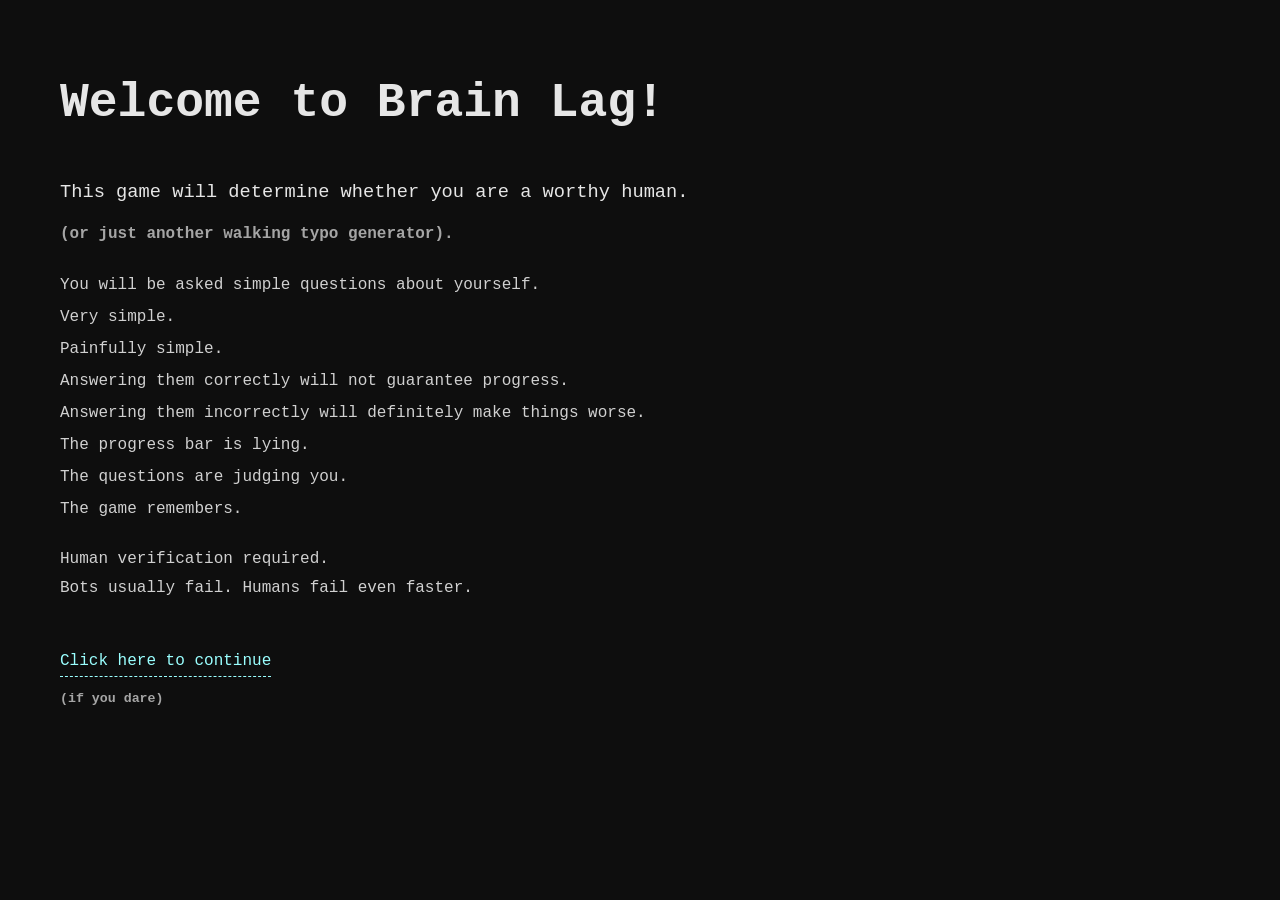
<file: Brain-Lag/index.html>
<!DOCTYPE html>
<html lang="en">
<head>
    <meta charset="UTF-8">
    <meta name="viewport" content="width=device-width, initial-scale=1.0">
    <title>Troll Game</title>
    <link rel="stylesheet" href="style.css">
</head>
<body>
    <h1>Welcome to Brain Lag!</h1>
    <h3> This game will determine whether you are a worthy human.
    </h3>
    <h4>(or just another walking typo generator).</h4>
    <p style="line-height: 2;"> 
        You will be asked simple questions about yourself.<br>
        Very simple.<br>
        Painfully simple.<br>

        Answering them correctly will not guarantee progress.<br>
        Answering them incorrectly will definitely make things worse.<br>

        The progress bar is lying.<br>
        The questions are judging you.<br>
        The game remembers.
    </p>
    <p>Human verification required.<br>
        Bots usually fail. Humans fail even faster.
    </p>
    <a href="verify.html"> Click here to continue</a>
    <h5>(if you dare)</h5>
        
</body>
</html>
</file>
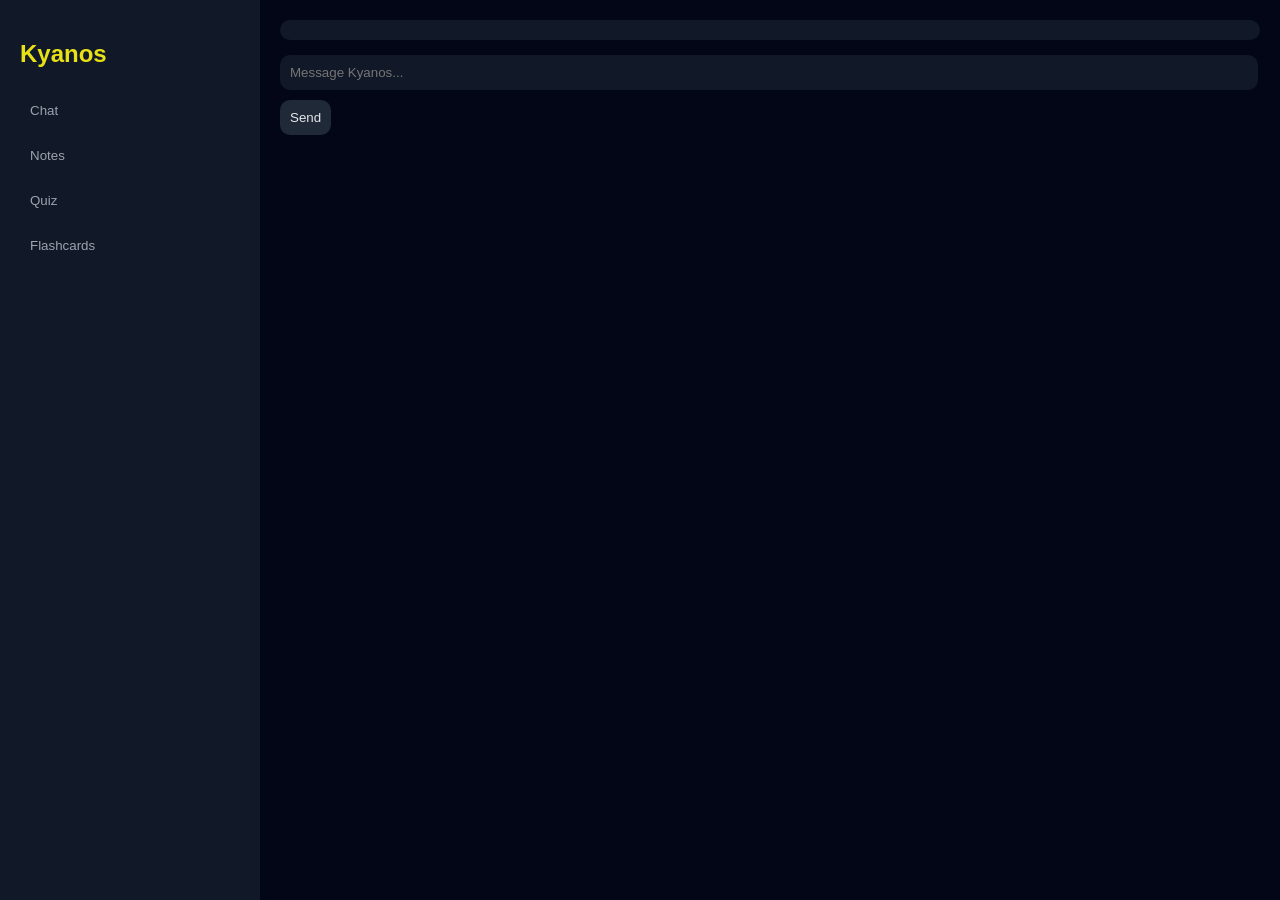
<file: Kyanos/index.html>
<!DOCTYPE html>
<html lang="en">
<head>
<meta charset="UTF-8">
<meta name="viewport" content="width=device-width, initial-scale=1.0">
<title>Kyanos 2.0</title>
<link rel="stylesheet" href="style.css">
</head>
<body>
<div id="app">
    <div id="sidebar">
        <h2>Kyanos</h2>
        <button onclick="switchTab('chat')">Chat</button>
        <button onclick="switchTab('notes')">Notes</button>
        <button onclick="switchTab('quiz')">Quiz</button>
        <button onclick="switchTab('flashcards')">Flashcards</button>
    </div>
    <div id="main">
        <div id="chat" class="tab">
            <div id="chat-window"></div>
            <input type="text" id="chat-input" placeholder="Message Kyanos..." />
            <button onclick="sendChat()">Send</button>
        </div>
        <div id="notes" class="tab hidden">
            <input type="text" id="notes-topic" placeholder="Enter topic"/>
            <button onclick="generateNotes()">Generate Notes</button>
            <div id="notes-output"></div>
        </div>
        <div id="quiz" class="tab hidden">
            <input type="text" id="quiz-topic" placeholder="Enter topic"/>
            <button onclick="generateQuiz()">Generate Quiz</button>
            <div id="quiz-output"></div>
        </div>
        <div id="flashcards" class="tab hidden">
            <input type="text" id="flash-topic" placeholder="Enter topic"/>
            <button onclick="generateFlash()">Generate Flashcards</button>
            <div id="flash-output"></div>
        </div>
    </div>
</div>
<script src="script.js"></script>
</body>
</html>
</file>
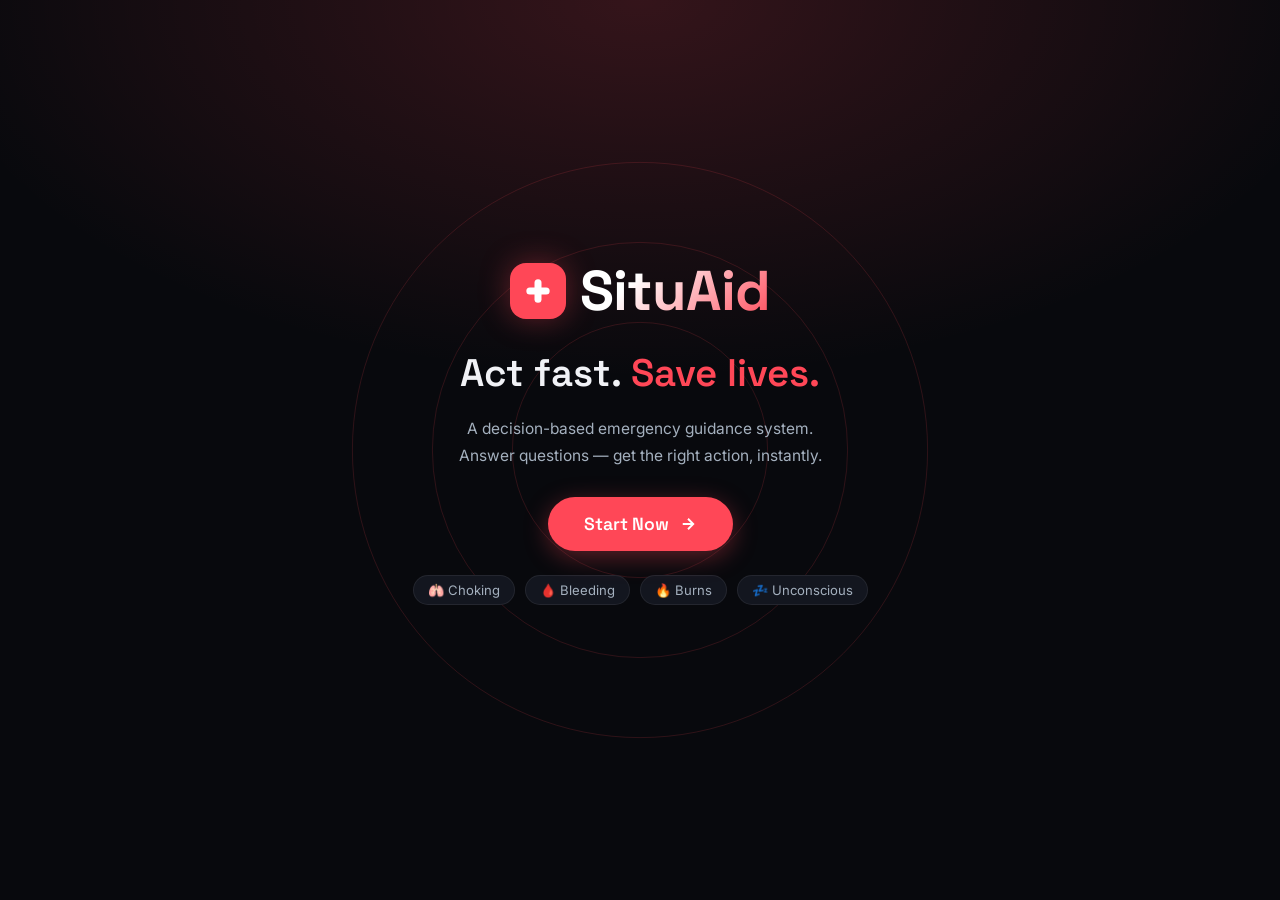
<file: SituAid/index.html>
<!DOCTYPE html>
<html lang="en">
<head>
  <meta charset="UTF-8" />
  <meta name="viewport" content="width=device-width, initial-scale=1.0" />
  <title>SituAid — Act Fast. Save Lives.</title>
  <meta name="description" content="SituAid is an AI-powered, decision-based emergency guidance system. Answer questions, get instant step-by-step first-aid instructions for choking, bleeding, burns, and more." />
  <link rel="preconnect" href="https://fonts.googleapis.com" />
  <link rel="preconnect" href="https://fonts.gstatic.com" crossorigin />
  <link href="https://fonts.googleapis.com/css2?family=Inter:wght@300;400;500;600;700;800;900&family=Space+Grotesk:wght@400;500;600;700&display=swap" rel="stylesheet" />
  <link rel="stylesheet" href="style.css" />
</head>
<body>

  <!-- ═══════════════════════════════════════
       SCREEN 1 — LANDING
  ═══════════════════════════════════════ -->
  <section id="screen-landing" class="screen active">
    <div class="landing-bg">
      <div class="pulse-ring ring-1"></div>
      <div class="pulse-ring ring-2"></div>
      <div class="pulse-ring ring-3"></div>
    </div>
    <div class="landing-content">
      <div class="logo-wrap">
        <div class="logo-icon">
          <svg viewBox="0 0 48 48" fill="none" xmlns="http://www.w3.org/2000/svg">
            <rect x="4" y="18" width="40" height="12" rx="6" fill="white"/>
            <rect x="18" y="4" width="12" height="40" rx="6" fill="white"/>
          </svg>
        </div>
        <h1 class="logo-text">SituAid</h1>
      </div>
      <p class="tagline">Act fast. <span class="tagline-accent">Save lives.</span></p>
      <p class="landing-sub">A decision-based emergency guidance system.<br/>Answer questions — get the right action, instantly.</p>
      <button id="btn-start" class="btn-primary btn-landing" onclick="goToScenarioSelection()">
        <span>Start Now</span>
        <svg class="btn-arrow" viewBox="0 0 24 24" fill="none" stroke="currentColor" stroke-width="2.5">
          <path d="M5 12h14M12 5l7 7-7 7"/>
        </svg>
      </button>
      <div class="landing-badges">
        <span class="badge">🫁 Choking</span>
        <span class="badge">🩸 Bleeding</span>
        <span class="badge">🔥 Burns</span>
        <span class="badge">💤 Unconscious</span>
      </div>
    </div>
    <div class="landing-wave"></div>
  </section>

  <!-- ═══════════════════════════════════════
       SCREEN 2 — SCENARIO SELECTION
  ═══════════════════════════════════════ -->
  <section id="screen-selection" class="screen">
    <div class="screen-header">
      <button class="btn-back" onclick="goTo('screen-landing')" aria-label="Back to home">
        <svg viewBox="0 0 24 24" fill="none" stroke="currentColor" stroke-width="2.5"><path d="M19 12H5M12 19l-7-7 7-7"/></svg>
      </button>
      <div class="screen-title-wrap">
        <span class="screen-eyebrow">Emergency Scenarios</span>
        <h2 class="screen-title">What's happening?</h2>
      </div>
    </div>

    <div class="scenario-grid">
      <button class="scenario-card" id="card-choking" onclick="loadScenario('choking')">
        <div class="scenario-icon-wrap" style="--card-color: #FF6B6B; --card-glow: rgba(255,107,107,0.3)">
          <span class="scenario-emoji">🫁</span>
        </div>
        <div class="scenario-info">
          <h3>Choking</h3>
          <p>Airway obstruction emergency</p>
        </div>
        <span class="scenario-urgency high">HIGH</span>
        <svg class="card-arrow" viewBox="0 0 24 24" fill="none" stroke="currentColor" stroke-width="2"><path d="M9 18l6-6-6-6"/></svg>
      </button>

      <button class="scenario-card" id="card-bleeding" onclick="loadScenario('bleeding')">
        <div class="scenario-icon-wrap" style="--card-color: #FF4757; --card-glow: rgba(255,71,87,0.3)">
          <span class="scenario-emoji">🩸</span>
        </div>
        <div class="scenario-info">
          <h3>Severe Bleeding</h3>
          <p>Wound & hemorrhage control</p>
        </div>
        <span class="scenario-urgency critical">CRITICAL</span>
        <svg class="card-arrow" viewBox="0 0 24 24" fill="none" stroke="currentColor" stroke-width="2"><path d="M9 18l6-6-6-6"/></svg>
      </button>

      <button class="scenario-card" id="card-burn" onclick="loadScenario('burn')">
        <div class="scenario-icon-wrap" style="--card-color: #FF9F43; --card-glow: rgba(255,159,67,0.3)">
          <span class="scenario-emoji">🔥</span>
        </div>
        <div class="scenario-info">
          <h3>Burns</h3>
          <p>Thermal & chemical burn care</p>
        </div>
        <span class="scenario-urgency medium">MODERATE</span>
        <svg class="card-arrow" viewBox="0 0 24 24" fill="none" stroke="currentColor" stroke-width="2"><path d="M9 18l6-6-6-6"/></svg>
      </button>

      <button class="scenario-card" id="card-unconscious" onclick="loadScenario('unconscious')">
        <div class="scenario-icon-wrap" style="--card-color: #A29BFE; --card-glow: rgba(162,155,254,0.3)">
          <span class="scenario-emoji">💤</span>
        </div>
        <div class="scenario-info">
          <h3>Unconscious Person</h3>
          <p>Unresponsive & breathing check</p>
        </div>
        <span class="scenario-urgency critical">CRITICAL</span>
        <svg class="card-arrow" viewBox="0 0 24 24" fill="none" stroke="currentColor" stroke-width="2"><path d="M9 18l6-6-6-6"/></svg>
      </button>
    </div>
  </section>

  <!-- ═══════════════════════════════════════
       SCREEN 3 — SCENARIO START
  ═══════════════════════════════════════ -->
  <section id="screen-start" class="screen">
    <div class="screen-header">
      <button class="btn-back" onclick="goTo('screen-selection')" aria-label="Back to scenarios">
        <svg viewBox="0 0 24 24" fill="none" stroke="currentColor" stroke-width="2.5"><path d="M19 12H5M12 19l-7-7 7-7"/></svg>
      </button>
    </div>

    <div class="start-content">
      <div id="start-icon" class="start-icon-wrap"></div>
      <div id="start-urgency-badge" class="start-urgency-badge"></div>
      <h2 id="start-title" class="start-title"></h2>
      <p id="start-description" class="start-description"></p>

      <div class="start-tips">
        <div class="tip-item">
          <svg viewBox="0 0 24 24" fill="none" stroke="currentColor" stroke-width="2"><circle cx="12" cy="12" r="10"/><path d="M12 8v4l3 3"/></svg>
          <span>Stay calm — panic slows you down</span>
        </div>
        <div class="tip-item">
          <svg viewBox="0 0 24 24" fill="none" stroke="currentColor" stroke-width="2"><path d="M22 16.92v3a2 2 0 01-2.18 2 19.79 19.79 0 01-8.63-3.07A19.5 19.5 0 013.07 8.83 19.79 19.79 0 01.01 8.23a2 2 0 012-2.18 2 2 0 011.72 1 15.26 15.26 0 00.83 2 2 2 0 01-.45 2.11L3.09 12a16 16 0 006 6l1.06-1.06a2 2 0 012.11-.45 15.26 15.26 0 002 .83 2 2 0 011 1.72z"/></svg>
          <span>Call emergency services if critical</span>
        </div>
        <div class="tip-item">
          <svg viewBox="0 0 24 24" fill="none" stroke="currentColor" stroke-width="2"><path d="M12 22s8-4 8-10V5l-8-3-8 3v7c0 6 8 10 8 10z"/></svg>
          <span>Follow each step carefully</span>
        </div>
      </div>

      <button id="btn-simulate" class="btn-primary btn-simulate" onclick="startSimulation()">
        <span>Start Simulation</span>
        <svg class="btn-arrow" viewBox="0 0 24 24" fill="none" stroke="currentColor" stroke-width="2.5"><path d="M5 12h14M12 5l7 7-7 7"/></svg>
      </button>
    </div>
  </section>

  <!-- ═══════════════════════════════════════
       SCREEN 4 — SIMULATION ENGINE
  ═══════════════════════════════════════ -->
  <section id="screen-simulation" class="screen">
    <div class="sim-header">
      <div class="sim-header-top">
        <button class="btn-back" id="sim-back-btn" onclick="goTo('screen-start')" aria-label="Exit simulation">
          <svg viewBox="0 0 24 24" fill="none" stroke="currentColor" stroke-width="2.5"><path d="M19 12H5M12 19l-7-7 7-7"/></svg>
        </button>
        <div class="sim-scenario-label" id="sim-scenario-label"></div>
      </div>
      <div class="sim-progress-wrap">
        <div class="sim-progress-bar">
          <div class="sim-progress-fill" id="sim-progress-fill"></div>
        </div>
        <span class="sim-progress-text" id="sim-progress-text">Step 1</span>
      </div>
    </div>

    <!-- Timer (optional urgency) -->
    <div class="sim-timer-wrap" id="sim-timer-wrap">
      <div class="timer-ring">
        <svg viewBox="0 0 60 60" class="timer-svg">
          <circle class="timer-track" cx="30" cy="30" r="26"/>
          <circle class="timer-fill" id="timer-circle" cx="30" cy="30" r="26"/>
        </svg>
        <span class="timer-count" id="timer-count">15</span>
      </div>
      <span class="timer-label">seconds</span>
    </div>

    <div class="sim-body" id="sim-body">
      <!-- Node content injected here -->
    </div>
  </section>

  <!-- ═══════════════════════════════════════
       SCREEN 5 — COMPLETION SUMMARY
  ═══════════════════════════════════════ -->
  <section id="screen-summary" class="screen">
    <div class="summary-content">
      <div class="summary-icon-wrap" id="summary-icon"></div>
      <div class="summary-outcome-badge" id="summary-outcome-badge"></div>
      <h2 class="summary-title" id="summary-title"></h2>
      <p class="summary-subtitle" id="summary-subtitle"></p>

      <div class="summary-takeaway" id="summary-takeaway">
        <h3>Key Takeaway</h3>
        <p id="summary-takeaway-text"></p>
      </div>

      <div class="summary-path" id="summary-path">
        <h3>Your Decision Path</h3>
        <div class="path-steps" id="path-steps"></div>
      </div>

      <div class="summary-actions">
        <button class="btn-secondary" onclick="retryScenario()" id="btn-retry">
          <svg viewBox="0 0 24 24" fill="none" stroke="currentColor" stroke-width="2"><path d="M23 4v6h-6M1 20v-6h6"/><path d="M3.51 9a9 9 0 0114.85-3.36L23 10M1 14l4.64 4.36A9 9 0 0020.49 15"/></svg>
          Retry Scenario
        </button>
        <button class="btn-primary" onclick="goTo('screen-selection')" id="btn-try-another">
          Try Another
          <svg class="btn-arrow" viewBox="0 0 24 24" fill="none" stroke="currentColor" stroke-width="2.5"><path d="M5 12h14M12 5l7 7-7 7"/></svg>
        </button>
      </div>
    </div>
  </section>

  <script src="script.js"></script>
</body>
</html>
</file>
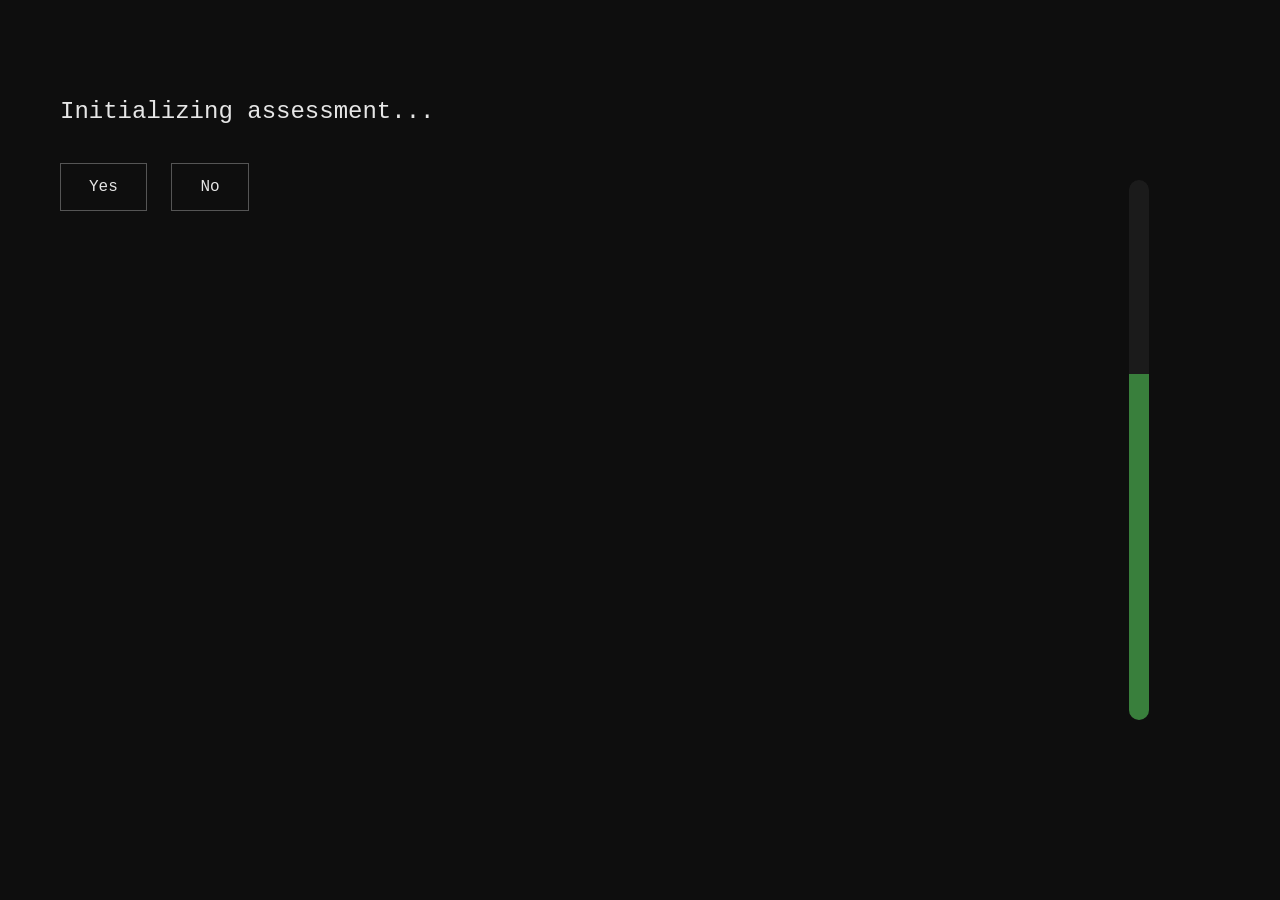
<file: Brain-Lag/ques.html>
<!DOCTYPE html>
<html lang="en">
<head>
    <meta charset="UTF-8">
    <title>Brain Lag – Questions</title>
    <link rel="stylesheet" href="style.css">
    <meta name="viewport" content="width=device-width, initial-scale=1.0">
</head>
<body>

    <h2 id="question">Loading question...</h2>
    <div id="choices">
        <button id="yesBtn" onclick="answer('yes')">Yes</button>
        <button id="noBtn" onclick="answer('no')">No</button>
    </div>


    <p id="response"></p>
    <p id="progress"></p>
    <script src="game.js"></script>
</body>

</html>
</file>
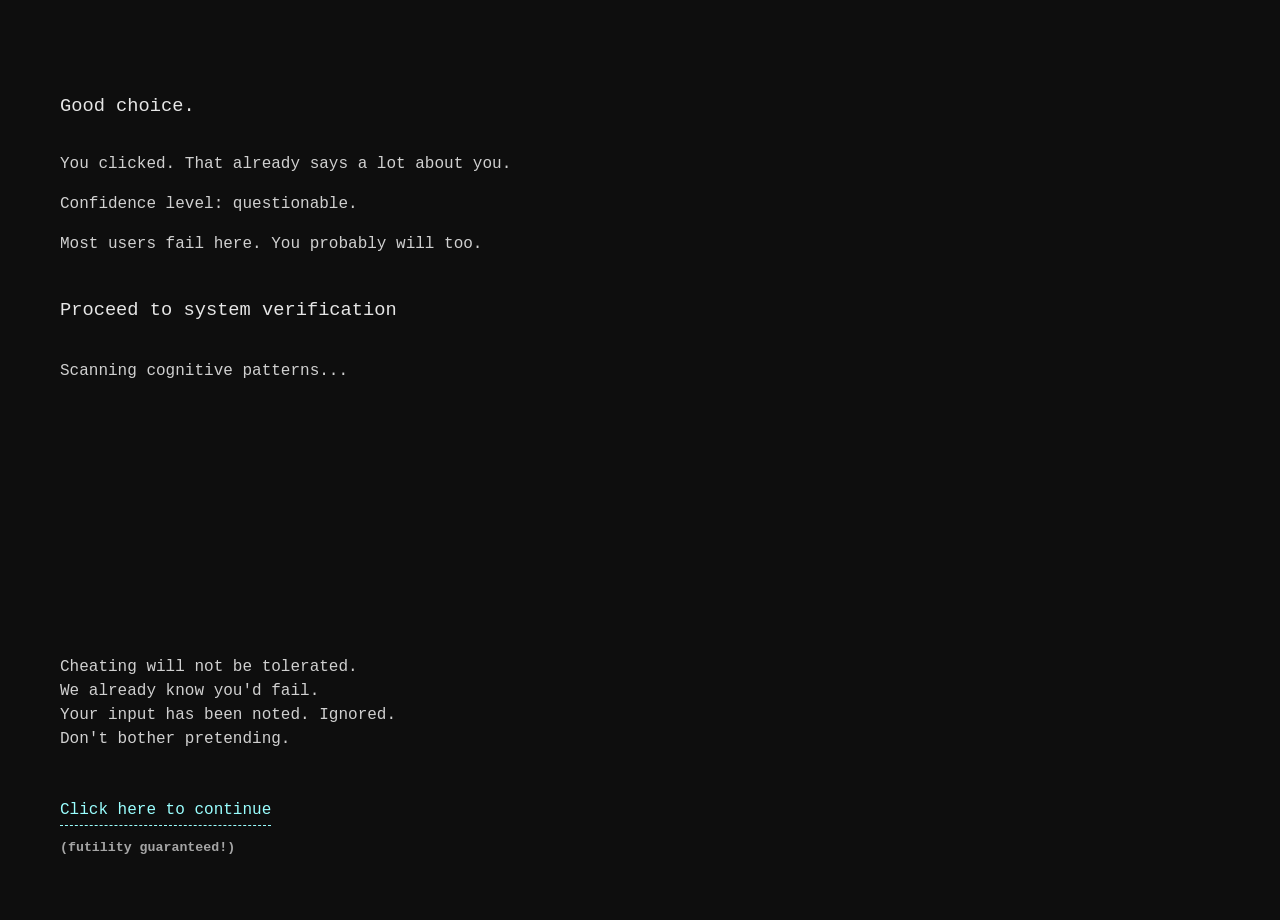
<file: Brain-Lag/verify.html>
<!DOCTYPE html>
<html lang="en">
<head>
    <meta charset="UTF-8">
    <meta name="viewport" content="width=device-width, initial-scale=1.0">
    <title>Verification Process</title>
    <link rel="stylesheet" href="style.css">
</head>
<body>
    <h3>Good choice.</h3>
    <p style="line-height: 2.5;">
        You clicked. That already says a lot about you.<br>
        Confidence level: questionable. <br>
        Most users fail here. You probably will too.
    </p>
    <h3>Proceed to system verification</h3>
    <p id="scan" style="line-height: 3;">
        <span>Scanning cognitive patterns...</span><br>
        <span>Detecting overconfidence...</span><br>
        <span>Verifying honesty levels...</span><br>
        <span>Searching for common sense...</span><br>
        <span>Anti-cheat protocol enabled [nice try]</span><br>
        <span>Verification Complete</span><br>
    </p>

    <p style="line-height: 1.5;">

        Cheating will not be tolerated.<br>
        We already know you'd fail. <br>
        Your input has been noted. Ignored.<br>
        Don't bother pretending.<br>
    </p>
    <a href="ques.html"> Click here to continue  </a>
    <h5>(futility guaranteed!)</h5>


    <script>
    const scanLines = document.querySelectorAll("#scan span");
    scanLines.forEach(line => line.style.display = "none");

    let index = 0;

    function showNextLine() {
        if (index < scanLines.length) {
            scanLines[index].style.display = "inline";
            index++;
            setTimeout(showNextLine, 900 + Math.random() * 600);
        }
    }

    setTimeout(showNextLine, 700);
</script>

    
</body>
</html>
</file>
<file: Brain-Lag/style.css>
/* Brain Lag */

* {
    margin: 0;
    padding: 0;
    box-sizing: border-box;
    font-family: "Courier New", monospace;
}

body {
    background: #0e0e0e;
    color: #e6e6e6;
    min-height: 100vh;
    padding: 60px;
    line-height: 1.8;
}

/* headings */
h1 {
    font-size: 3rem;
    margin-bottom: 20px;
}

h2, h3 {
    margin-top: 30px;
    margin-bottom: 10px;
    font-weight: normal;
}

h4, h5 {
    opacity: 0.7;
    margin-top: 10px;
}

/* text */
p {
    max-width: 800px;
    margin: 20px 0;
    opacity: 0.9;
}

/* links */
a {
    display: inline-block;
    margin-top: 25px;
    color: #9affff;
    text-decoration: none;
    border-bottom: 1px dashed #9affff;
}

a:hover {
    color: #ff8c8c;
    border-color: #ff8c8c;
}

/* buttons */
button {
    background: transparent;
    color: #e6e6e6;
    border: 1px solid #555;
    padding: 14px 28px;
    margin: 20px 15px 0 0;
    font-size: 1rem;
    cursor: pointer;
    transition: all 0.2s ease;
}

button:hover {
    background: #1a1a1a;
    border-color: #fff;
}

/* response + progress */
#response {
    margin-top: 30px;
    font-style: italic;
    color: #ff8c8c;
}

#progress {
    margin-top: 15px;
    opacity: 0.6;
}

/* Vertical progress bar */
.progress-container {
    position: fixed;
    right: 18%;
    top: 50%;
    transform: translateY(-50%);
    width: 18px;
    height: 240px;
    background: #1a1a1a;
    border-radius: 10px;
    overflow: hidden;
    opacity: 0.7;
}

.progress-bar {
    position: absolute;
    bottom: 0;
    width: 100%;
    height: 40%;
    background: linear-gradient(to top, #ff3b3b, #ff9f9f);
    transition: height 0.8s ease;
}
</file>
<file: Kyanos/style.css>
body {
    margin: 0;
    font-family: 'Segoe UI', sans-serif;
    background: #020617;
    color: #e5e7eb;
}
#app { display: flex; height: 100vh; }
#sidebar {
    width: 220px;
    background: #111827;
    padding: 20px;
    display: flex;
    flex-direction: column;
}
#sidebar h2 { margin-bottom: 20px; color: #e8e115; }
#sidebar button {
    margin: 5px 0;
    background: none;
    border: none;
    color: #9ca3af;
    padding: 10px;
    text-align: left;
    cursor: pointer;
}
#sidebar button:hover { color: #7c7cff; }
#main { flex: 1; padding: 20px; display: flex; flex-direction: column; }
.tab.hidden { display: none; }
#chat-window { flex: 1; overflow-y: auto; background: #111827; padding: 10px; border-radius: 10px; margin-bottom: 10px; }
input, button { border-radius: 10px; padding: 10px; border: none; margin: 5px 0; }
input { width: calc(100% - 22px); background: #111827; color: #e5e7eb; }
button { background: #1f2937; color: #e5e7eb; cursor: pointer; }
button:hover { background: #374151; }
</file>
<file: SituAid/style.css>
/* ═══════════════════════════════════════════════
   SITUAID — PREMIUM CSS
   Dark Emergency Response UI
═══════════════════════════════════════════════ */

/* ── RESET & BASE ─────────────────────────────── */
*, *::before, *::after {
  box-sizing: border-box;
  margin: 0;
  padding: 0;
}

:root {
  --bg-base:       #08090d;
  --bg-surface:    #0f1117;
  --bg-card:       #13161f;
  --bg-card-hover: #1a1e2b;
  --border:        rgba(255,255,255,0.07);
  --border-hover:  rgba(255,255,255,0.15);

  --red:    #FF4757;
  --orange: #FF9F43;
  --yellow: #FECA57;
  --green:  #26de81;
  --purple: #A29BFE;
  --blue:   #74B9FF;
  --pink:   #fd79a8;

  --primary:       #FF4757;
  --primary-glow:  rgba(255,71,87,0.35);

  --text-1: #F1F2F6;
  --text-2: #A4B0BE;
  --text-3: #636E72;

  --radius-sm: 10px;
  --radius-md: 16px;
  --radius-lg: 24px;
  --radius-xl: 32px;

  --font-body: 'Inter', sans-serif;
  --font-head: 'Space Grotesk', sans-serif;

  --transition: 0.3s cubic-bezier(0.4, 0, 0.2, 1);
  --transition-slow: 0.55s cubic-bezier(0.4, 0, 0.2, 1);
}

html { scroll-behavior: smooth; }

body {
  font-family: var(--font-body);
  background: var(--bg-base);
  color: var(--text-1);
  min-height: 100vh;
  overflow-x: hidden;
  position: relative;
}

/* ── SCREENS ──────────────────────────────────── */
.screen {
  position: fixed;
  inset: 0;
  display: flex;
  flex-direction: column;
  overflow-y: auto;
  opacity: 0;
  pointer-events: none;
  transform: translateY(24px);
  transition: opacity var(--transition-slow), transform var(--transition-slow);
  z-index: 1;
}

.screen.active {
  opacity: 1;
  pointer-events: all;
  transform: translateY(0);
  z-index: 2;
}

.screen.exit {
  opacity: 0;
  transform: translateY(-20px);
  pointer-events: none;
  z-index: 1;
}

/* ══════════════════════════════════════════════
   SCREEN 1 — LANDING
══════════════════════════════════════════════ */
#screen-landing {
  align-items: center;
  justify-content: center;
  background:
    radial-gradient(ellipse 80% 60% at 50% 0%, rgba(255,71,87,0.18) 0%, transparent 70%),
    var(--bg-base);
  overflow: hidden;
}

/* Pulse rings */
.landing-bg {
  position: absolute;
  inset: 0;
  pointer-events: none;
}

.pulse-ring {
  position: absolute;
  border-radius: 50%;
  border: 1px solid rgba(255,71,87,0.2);
  top: 50%;
  left: 50%;
  transform: translate(-50%, -50%) scale(0.8);
  animation: pulseRing 3s ease-out infinite;
}
.ring-1 { width: 320px; height: 320px; animation-delay: 0s; }
.ring-2 { width: 520px; height: 520px; animation-delay: 0.8s; }
.ring-3 { width: 720px; height: 720px; animation-delay: 1.6s; }

@keyframes pulseRing {
  0%   { transform: translate(-50%,-50%) scale(0.8); opacity: 0.7; }
  100% { transform: translate(-50%,-50%) scale(1.3); opacity: 0; }
}

.landing-content {
  position: relative;
  z-index: 2;
  display: flex;
  flex-direction: column;
  align-items: center;
  text-align: center;
  gap: 20px;
  padding: 40px 24px 80px;
  max-width: 520px;
  width: 100%;
}

/* Logo */
.logo-wrap {
  display: flex;
  align-items: center;
  gap: 14px;
  margin-bottom: 4px;
}

.logo-icon {
  width: 56px;
  height: 56px;
  background: var(--primary);
  border-radius: 16px;
  display: flex;
  align-items: center;
  justify-content: center;
  box-shadow: 0 0 30px var(--primary-glow);
  animation: iconPulse 2.5s ease-in-out infinite;
}

.logo-icon svg {
  width: 28px;
  height: 28px;
}

@keyframes iconPulse {
  0%, 100% { box-shadow: 0 0 20px var(--primary-glow); }
  50%       { box-shadow: 0 0 40px rgba(255,71,87,0.55); }
}

.logo-text {
  font-family: var(--font-head);
  font-size: 2.8rem;
  font-weight: 700;
  letter-spacing: -1px;
  background: linear-gradient(135deg, #fff 30%, var(--red) 100%);
  -webkit-background-clip: text;
  -webkit-text-fill-color: transparent;
  background-clip: text;
}

.tagline {
  font-family: var(--font-head);
  font-size: 1.9rem;
  font-weight: 600;
  color: var(--text-1);
  line-height: 1.2;
}

.tagline-accent {
  color: var(--red);
}

.landing-sub {
  font-size: 0.97rem;
  color: var(--text-2);
  line-height: 1.7;
}

/* Buttons */
.btn-primary {
  display: inline-flex;
  align-items: center;
  gap: 10px;
  background: var(--primary);
  color: #fff;
  font-family: var(--font-head);
  font-size: 1rem;
  font-weight: 600;
  border: none;
  border-radius: 50px;
  cursor: pointer;
  transition: var(--transition);
  text-decoration: none;
  position: relative;
  overflow: hidden;
}

.btn-primary::before {
  content: '';
  position: absolute;
  inset: 0;
  background: linear-gradient(135deg, rgba(255,255,255,0.15) 0%, transparent 60%);
  opacity: 0;
  transition: var(--transition);
}

.btn-primary:hover::before { opacity: 1; }
.btn-primary:hover { transform: translateY(-2px); box-shadow: 0 12px 32px var(--primary-glow); }
.btn-primary:active { transform: translateY(0); }

.btn-landing {
  padding: 16px 36px;
  font-size: 1.1rem;
  box-shadow: 0 6px 24px var(--primary-glow);
  margin-top: 8px;
}

.btn-arrow {
  width: 18px;
  height: 18px;
  transition: transform var(--transition);
}
.btn-primary:hover .btn-arrow { transform: translateX(4px); }

/* Landing Badges */
.landing-badges {
  display: flex;
  flex-wrap: wrap;
  gap: 10px;
  justify-content: center;
  margin-top: 4px;
}

.badge {
  background: var(--bg-card);
  border: 1px solid var(--border);
  border-radius: 50px;
  padding: 6px 14px;
  font-size: 0.82rem;
  color: var(--text-2);
  transition: var(--transition);
}

.badge:hover {
  border-color: var(--border-hover);
  color: var(--text-1);
}

/* Landing wave */
.landing-wave {
  position: absolute;
  bottom: 0;
  left: 0;
  right: 0;
  height: 80px;
  background: linear-gradient(to top, var(--bg-base) 0%, transparent 100%);
  pointer-events: none;
}

/* ══════════════════════════════════════════════
   SHARED HEADER / BACK BUTTON
══════════════════════════════════════════════ */
.screen-header {
  display: flex;
  align-items: flex-start;
  gap: 16px;
  padding: 24px 24px 0;
  position: sticky;
  top: 0;
  z-index: 10;
  background: linear-gradient(to bottom, var(--bg-base) 70%, transparent);
}

.btn-back {
  width: 44px;
  height: 44px;
  border-radius: 12px;
  border: 1px solid var(--border);
  background: var(--bg-card);
  color: var(--text-2);
  display: flex;
  align-items: center;
  justify-content: center;
  cursor: pointer;
  flex-shrink: 0;
  margin-top: 4px;
  transition: var(--transition);
}

.btn-back svg { width: 18px; height: 18px; }
.btn-back:hover { border-color: var(--border-hover); color: var(--text-1); background: var(--bg-card-hover); }

.screen-title-wrap {
  display: flex;
  flex-direction: column;
  gap: 2px;
}

.screen-eyebrow {
  font-size: 0.75rem;
  font-weight: 600;
  text-transform: uppercase;
  letter-spacing: 1.5px;
  color: var(--red);
}

.screen-title {
  font-family: var(--font-head);
  font-size: 1.7rem;
  font-weight: 700;
  color: var(--text-1);
  line-height: 1.2;
}

/* ══════════════════════════════════════════════
   SCREEN 2 — SCENARIO SELECTION
══════════════════════════════════════════════ */
#screen-selection {
  background: var(--bg-base);
  padding-bottom: 40px;
}

.scenario-grid {
  display: flex;
  flex-direction: column;
  gap: 14px;
  padding: 24px 24px 0;
  max-width: 640px;
  width: 100%;
  margin: 0 auto;
  flex: 1;
}

.scenario-card {
  display: flex;
  align-items: center;
  gap: 16px;
  background: var(--bg-card);
  border: 1px solid var(--border);
  border-radius: var(--radius-lg);
  padding: 18px 20px;
  cursor: pointer;
  text-align: left;
  color: var(--text-1);
  transition: var(--transition);
  position: relative;
  overflow: hidden;
}

.scenario-card::before {
  content: '';
  position: absolute;
  left: 0;
  top: 0;
  bottom: 0;
  width: 3px;
  background: var(--card-color, var(--primary));
  border-radius: 3px 0 0 3px;
  opacity: 0;
  transition: var(--transition);
}

.scenario-card:hover {
  background: var(--bg-card-hover);
  border-color: var(--border-hover);
  transform: translateX(4px);
  box-shadow: 0 8px 32px rgba(0,0,0,0.3);
}

.scenario-card:hover::before { opacity: 1; }

.scenario-icon-wrap {
  width: 54px;
  height: 54px;
  border-radius: 14px;
  background: color-mix(in srgb, var(--card-color) 15%, transparent);
  border: 1px solid color-mix(in srgb, var(--card-color) 30%, transparent);
  display: flex;
  align-items: center;
  justify-content: center;
  flex-shrink: 0;
  transition: var(--transition);
  box-shadow: 0 0 0 var(--card-glow);
}

.scenario-card:hover .scenario-icon-wrap {
  box-shadow: 0 0 20px var(--card-glow);
}

.scenario-emoji { font-size: 1.6rem; line-height: 1; }

.scenario-info {
  flex: 1;
}

.scenario-info h3 {
  font-family: var(--font-head);
  font-size: 1.05rem;
  font-weight: 600;
  margin-bottom: 3px;
}

.scenario-info p {
  font-size: 0.82rem;
  color: var(--text-2);
}

/* Urgency badge */
.scenario-urgency {
  font-size: 0.65rem;
  font-weight: 700;
  letter-spacing: 1px;
  padding: 4px 9px;
  border-radius: 50px;
  flex-shrink: 0;
}
.scenario-urgency.critical { background: rgba(255,71,87,0.15); color: var(--red); border: 1px solid rgba(255,71,87,0.3); }
.scenario-urgency.high     { background: rgba(255,107,107,0.15); color: #FF6B6B; border: 1px solid rgba(255,107,107,0.3); }
.scenario-urgency.medium   { background: rgba(255,159,67,0.15); color: var(--orange); border: 1px solid rgba(255,159,67,0.3); }

.card-arrow {
  width: 18px;
  height: 18px;
  color: var(--text-3);
  transition: var(--transition);
  flex-shrink: 0;
}
.scenario-card:hover .card-arrow { color: var(--text-1); transform: translateX(3px); }

/* ══════════════════════════════════════════════
   SCREEN 3 — SCENARIO START
══════════════════════════════════════════════ */
#screen-start {
  background: var(--bg-base);
  padding-bottom: 40px;
}

.start-content {
  display: flex;
  flex-direction: column;
  align-items: center;
  text-align: center;
  gap: 20px;
  padding: 32px 24px 0;
  max-width: 520px;
  margin: 0 auto;
  width: 100%;
}

.start-icon-wrap {
  width: 90px;
  height: 90px;
  border-radius: 24px;
  display: flex;
  align-items: center;
  justify-content: center;
  font-size: 3rem;
  animation: floatIcon 3s ease-in-out infinite;
}

@keyframes floatIcon {
  0%, 100% { transform: translateY(0); }
  50%       { transform: translateY(-8px); }
}

.start-urgency-badge {
  font-size: 0.72rem;
  font-weight: 700;
  letter-spacing: 1.5px;
  padding: 6px 14px;
  border-radius: 50px;
}

.start-title {
  font-family: var(--font-head);
  font-size: 1.8rem;
  font-weight: 700;
  line-height: 1.2;
}

.start-description {
  font-size: 0.97rem;
  color: var(--text-2);
  line-height: 1.7;
  max-width: 380px;
}

/* Tips */
.start-tips {
  background: var(--bg-card);
  border: 1px solid var(--border);
  border-radius: var(--radius-md);
  padding: 18px 20px;
  display: flex;
  flex-direction: column;
  gap: 12px;
  width: 100%;
  text-align: left;
}

.tip-item {
  display: flex;
  align-items: center;
  gap: 12px;
  font-size: 0.875rem;
  color: var(--text-2);
}

.tip-item svg {
  width: 16px;
  height: 16px;
  color: var(--primary);
  flex-shrink: 0;
}

.btn-simulate {
  padding: 16px 44px;
  font-size: 1.05rem;
  margin-top: 8px;
}

/* ══════════════════════════════════════════════
   SCREEN 4 — SIMULATION ENGINE
══════════════════════════════════════════════ */
#screen-simulation {
  background: var(--bg-base);
  padding-bottom: 40px;
}

.sim-header {
  display: flex;
  flex-direction: column;
  gap: 12px;
  padding: 20px 24px 12px;
  background: linear-gradient(to bottom, var(--bg-base) 70%, transparent);
  position: sticky;
  top: 0;
  z-index: 10;
}

.sim-header-top {
  display: flex;
  align-items: center;
  gap: 12px;
}

.sim-scenario-label {
  font-size: 0.75rem;
  font-weight: 600;
  text-transform: uppercase;
  letter-spacing: 1.5px;
  color: var(--red);
  margin-bottom: 2px;
}

.sim-progress-wrap {
  display: flex;
  align-items: center;
  gap: 12px;
}

.sim-progress-bar {
  flex: 1;
  height: 4px;
  background: var(--bg-card);
  border-radius: 50px;
  overflow: hidden;
}

.sim-progress-fill {
  height: 100%;
  background: linear-gradient(90deg, var(--primary), var(--orange));
  border-radius: 50px;
  transition: width 0.5s var(--transition);
  width: 0%;
}

.sim-progress-text {
  font-size: 0.75rem;
  color: var(--text-3);
  white-space: nowrap;
}

/* Timer */
.sim-timer-wrap {
  display: flex;
  flex-direction: column;
  align-items: center;
  gap: 4px;
  padding: 16px 0 0;
  opacity: 0;
  transition: opacity 0.3s ease;
}

.sim-timer-wrap.visible { opacity: 1; }

.timer-ring { position: relative; width: 60px; height: 60px; }
.timer-svg  { width: 60px; height: 60px; transform: rotate(-90deg); }

.timer-track,
.timer-fill {
  fill: none;
  stroke-width: 4;
}
.timer-track { stroke: var(--bg-card); }
.timer-fill  {
  stroke: var(--primary);
  stroke-linecap: round;
  stroke-dasharray: 163.36;
  stroke-dashoffset: 0;
  transition: stroke-dashoffset 1s linear, stroke 0.3s ease;
}

.timer-count {
  position: absolute;
  inset: 0;
  display: flex;
  align-items: center;
  justify-content: center;
  font-family: var(--font-head);
  font-size: 1.05rem;
  font-weight: 700;
  color: var(--text-1);
}

.timer-label {
  font-size: 0.7rem;
  color: var(--text-3);
}

/* Sim body */
.sim-body {
  padding: 24px;
  max-width: 600px;
  width: 100%;
  margin: 0 auto;
  flex: 1;
}

/* Node content fade */
.node-content {
  animation: nodeFadeIn 0.35s ease forwards;
}

@keyframes nodeFadeIn {
  from { opacity: 0; transform: translateY(16px); }
  to   { opacity: 1; transform: translateY(0); }
}

/* Question node */
.node-question-label {
  display: inline-flex;
  align-items: center;
  gap: 6px;
  font-size: 0.72rem;
  font-weight: 700;
  text-transform: uppercase;
  letter-spacing: 1.5px;
  color: var(--blue);
  margin-bottom: 14px;
}

.node-question-label svg {
  width: 13px;
  height: 13px;
}

.node-question {
  font-family: var(--font-head);
  font-size: 1.5rem;
  font-weight: 600;
  line-height: 1.35;
  color: var(--text-1);
  margin-bottom: 28px;
}

.node-options {
  display: flex;
  flex-direction: column;
  gap: 12px;
}

.node-option-btn {
  display: flex;
  align-items: center;
  justify-content: space-between;
  gap: 12px;
  background: var(--bg-card);
  border: 1.5px solid var(--border);
  border-radius: var(--radius-md);
  padding: 18px 20px;
  cursor: pointer;
  color: var(--text-1);
  font-family: var(--font-body);
  font-size: 0.97rem;
  font-weight: 500;
  text-align: left;
  transition: var(--transition);
  position: relative;
  overflow: hidden;
}

.node-option-btn::after {
  content: '';
  position: absolute;
  inset: 0;
  background: radial-gradient(circle at left, rgba(255,255,255,0.04) 0%, transparent 70%);
  opacity: 0;
  transition: var(--transition);
}

.node-option-btn:hover {
  background: var(--bg-card-hover);
  border-color: var(--primary);
  transform: translateX(4px);
  box-shadow: 0 6px 24px rgba(0,0,0,0.3), inset 0 0 0 1px rgba(255,71,87,0.1);
}

.node-option-btn:hover::after { opacity: 1; }

.option-text { flex: 1; }

.option-icon {
  width: 32px;
  height: 32px;
  border-radius: 8px;
  background: rgba(255,255,255,0.05);
  display: flex;
  align-items: center;
  justify-content: center;
  flex-shrink: 0;
  font-size: 0.8rem;
  font-weight: 700;
  color: var(--text-3);
  transition: var(--transition);
}

.node-option-btn:hover .option-icon {
  background: var(--primary);
  color: #fff;
}

/* Action node */
.action-node {
  display: flex;
  flex-direction: column;
  gap: 20px;
}

.action-urgency-strip {
  height: 4px;
  border-radius: 50px;
  width: 48px;
}

.action-label {
  display: inline-flex;
  align-items: center;
  gap: 6px;
  font-size: 0.72rem;
  font-weight: 700;
  text-transform: uppercase;
  letter-spacing: 1.5px;
  margin-bottom: 10px;
}

.action-message {
  font-family: var(--font-head);
  font-size: 1.4rem;
  font-weight: 600;
  line-height: 1.45;
  color: var(--text-1);
}

.action-detail {
  font-size: 0.9rem;
  color: var(--text-2);
  line-height: 1.7;
  margin-top: -8px;
}

.action-emergency-banner {
  background: rgba(255,71,87,0.1);
  border: 1px solid rgba(255,71,87,0.25);
  border-radius: var(--radius-sm);
  padding: 14px 16px;
  display: flex;
  align-items: center;
  gap: 10px;
  font-size: 0.875rem;
  font-weight: 600;
  color: var(--red);
}

.action-emergency-banner svg {
  width: 18px;
  height: 18px;
  flex-shrink: 0;
}

.btn-continue {
  display: inline-flex;
  align-items: center;
  gap: 10px;
  background: var(--bg-card);
  border: 1.5px solid var(--border);
  border-radius: 50px;
  padding: 14px 28px;
  font-family: var(--font-head);
  font-size: 0.97rem;
  font-weight: 600;
  color: var(--text-1);
  cursor: pointer;
  transition: var(--transition);
  margin-top: 8px;
  align-self: flex-start;
}

.btn-continue:hover {
  border-color: var(--primary);
  color: var(--primary);
  box-shadow: 0 0 0 4px rgba(255,71,87,0.08);
}

.btn-continue svg { width: 16px; height: 16px; }

/* ══════════════════════════════════════════════
   SCREEN 5 — SUMMARY
══════════════════════════════════════════════ */
#screen-summary {
  background: var(--bg-base);
  padding-bottom: 60px;
}

.summary-content {
  display: flex;
  flex-direction: column;
  align-items: center;
  text-align: center;
  gap: 22px;
  padding: 60px 24px 0;
  max-width: 520px;
  margin: 0 auto;
  width: 100%;
}

.summary-icon-wrap {
  width: 90px;
  height: 90px;
  border-radius: 24px;
  display: flex;
  align-items: center;
  justify-content: center;
  font-size: 3rem;
  animation: summaryPop 0.5s cubic-bezier(0.34, 1.56, 0.64, 1) 0.1s both;
}

@keyframes summaryPop {
  from { transform: scale(0.5); opacity: 0; }
  to   { transform: scale(1);   opacity: 1; }
}

.summary-outcome-badge {
  font-size: 0.72rem;
  font-weight: 700;
  letter-spacing: 1.5px;
  padding: 6px 14px;
  border-radius: 50px;
  animation: fadeUp 0.4s ease 0.2s both;
}

.summary-title {
  font-family: var(--font-head);
  font-size: 1.7rem;
  font-weight: 700;
  animation: fadeUp 0.4s ease 0.25s both;
}

.summary-subtitle {
  font-size: 0.95rem;
  color: var(--text-2);
  line-height: 1.7;
  animation: fadeUp 0.4s ease 0.3s both;
}

.summary-takeaway {
  background: var(--bg-card);
  border: 1px solid var(--border);
  border-radius: var(--radius-md);
  padding: 20px 22px;
  text-align: left;
  width: 100%;
  animation: fadeUp 0.4s ease 0.35s both;
}

.summary-takeaway h3 {
  font-family: var(--font-head);
  font-size: 0.72rem;
  font-weight: 700;
  text-transform: uppercase;
  letter-spacing: 1.5px;
  color: var(--primary);
  margin-bottom: 8px;
}

.summary-takeaway p {
  font-size: 0.92rem;
  color: var(--text-2);
  line-height: 1.7;
}

/* Path */
.summary-path {
  width: 100%;
  text-align: left;
  animation: fadeUp 0.4s ease 0.4s both;
}

.summary-path h3 {
  font-family: var(--font-head);
  font-size: 0.72rem;
  font-weight: 700;
  text-transform: uppercase;
  letter-spacing: 1.5px;
  color: var(--text-3);
  margin-bottom: 12px;
}

.path-steps {
  display: flex;
  flex-direction: column;
  gap: 8px;
  position: relative;
}

.path-step {
  display: flex;
  align-items: flex-start;
  gap: 10px;
  font-size: 0.85rem;
  color: var(--text-2);
  padding: 10px 14px;
  background: var(--bg-card);
  border-radius: var(--radius-sm);
  border-left: 3px solid var(--primary);
  animation: slideInLeft 0.3s ease both;
}

@keyframes slideInLeft {
  from { opacity: 0; transform: translateX(-12px); }
  to   { opacity: 1; transform: translateX(0); }
}

.path-step-num {
  font-weight: 700;
  color: var(--primary);
  flex-shrink: 0;
  font-size: 0.8rem;
  padding-top: 1px;
}

/* Summary actions */
.summary-actions {
  display: flex;
  gap: 12px;
  width: 100%;
  flex-wrap: wrap;
  animation: fadeUp 0.4s ease 0.5s both;
}

.btn-secondary {
  flex: 1;
  display: inline-flex;
  align-items: center;
  justify-content: center;
  gap: 8px;
  background: var(--bg-card);
  border: 1.5px solid var(--border);
  border-radius: 50px;
  padding: 14px 20px;
  font-family: var(--font-head);
  font-size: 0.97rem;
  font-weight: 600;
  color: var(--text-2);
  cursor: pointer;
  transition: var(--transition);
}

.btn-secondary svg { width: 16px; height: 16px; }
.btn-secondary:hover { border-color: var(--border-hover); color: var(--text-1); background: var(--bg-card-hover); }

.btn-primary.btn-summary {
  flex: 1;
  justify-content: center;
  padding: 14px 20px;
}

@keyframes fadeUp {
  from { opacity: 0; transform: translateY(12px); }
  to   { opacity: 1; transform: translateY(0); }
}

/* ── UTILITY ──────────────────────────────────── */
.urgency-critical {
  background: rgba(255,71,87,0.15);
  color: var(--red);
  border: 1px solid rgba(255,71,87,0.3);
}
.urgency-safe {
  background: rgba(38,222,129,0.15);
  color: var(--green);
  border: 1px solid rgba(38,222,129,0.3);
}
.urgency-caution {
  background: rgba(255,159,67,0.15);
  color: var(--orange);
  border: 1px solid rgba(255,159,67,0.3);
}
.urgency-info {
  background: rgba(116,185,255,0.15);
  color: var(--blue);
  border: 1px solid rgba(116,185,255,0.3);
}

/* Scrollbar */
::-webkit-scrollbar { width: 4px; }
::-webkit-scrollbar-track { background: transparent; }
::-webkit-scrollbar-thumb { background: var(--bg-card); border-radius: 50px; }
::-webkit-scrollbar-thumb:hover { background: var(--border-hover); }

/* ── RESPONSIVE ───────────────────────────────── */
@media (min-width: 640px) {
  .logo-text   { font-size: 3.5rem; }
  .tagline     { font-size: 2.4rem; }
  .screen-title { font-size: 2rem; }
  .node-question { font-size: 1.75rem; }
}

@media (max-width: 380px) {
  .logo-text { font-size: 2.2rem; }
  .tagline   { font-size: 1.6rem; }
  .summary-actions { flex-direction: column; }
}
</file>
